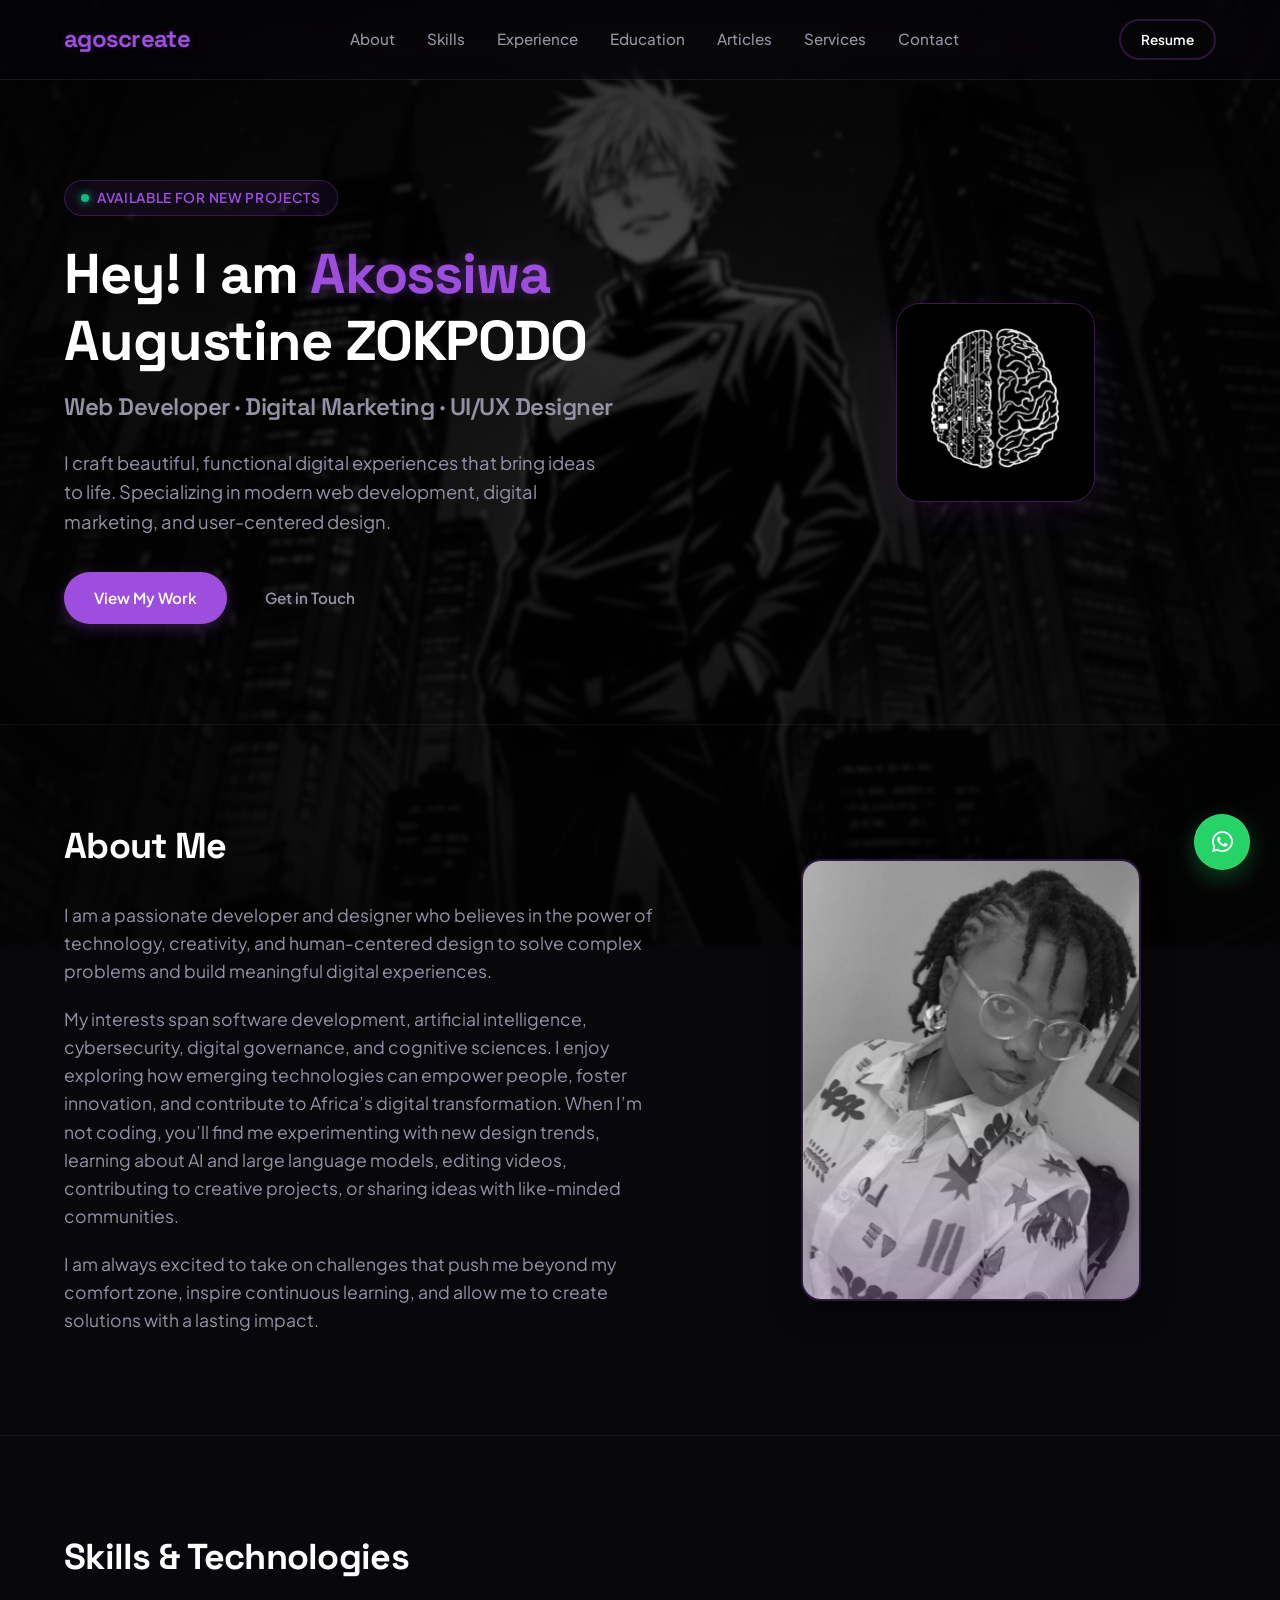
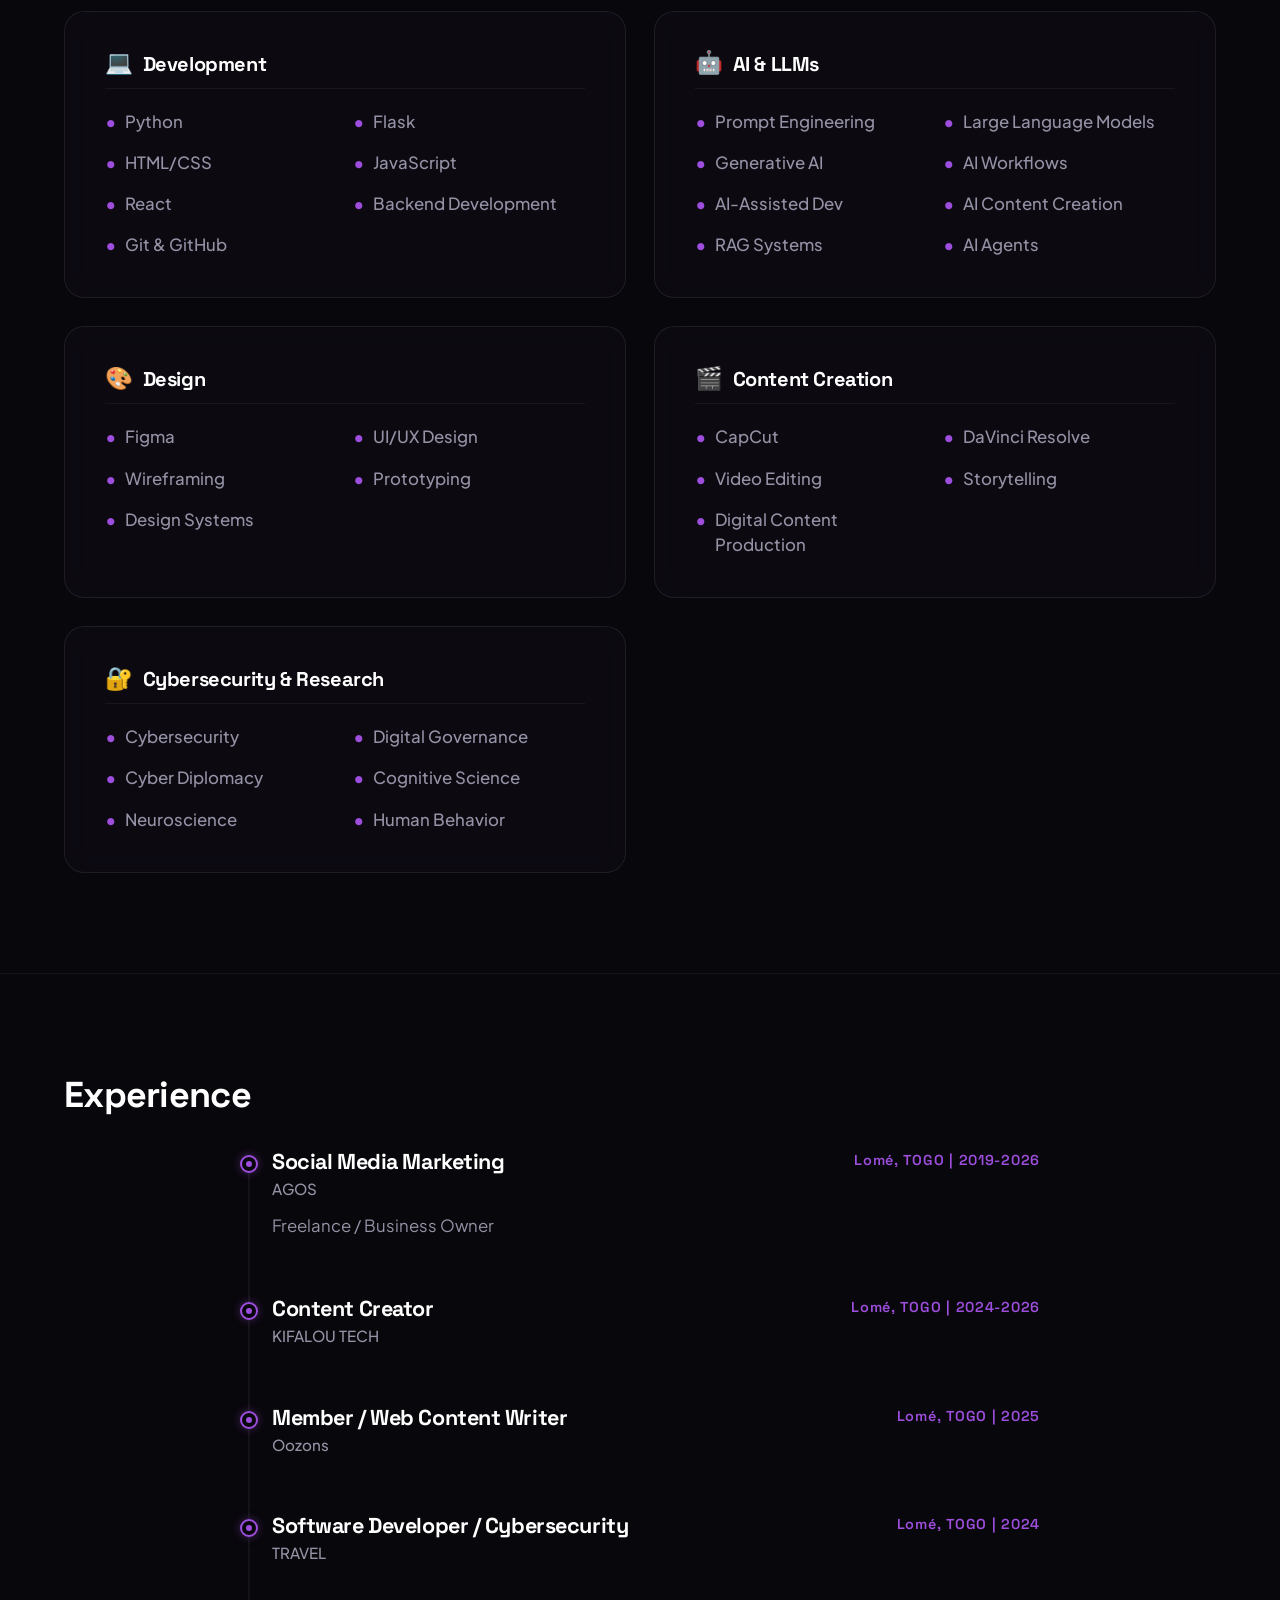
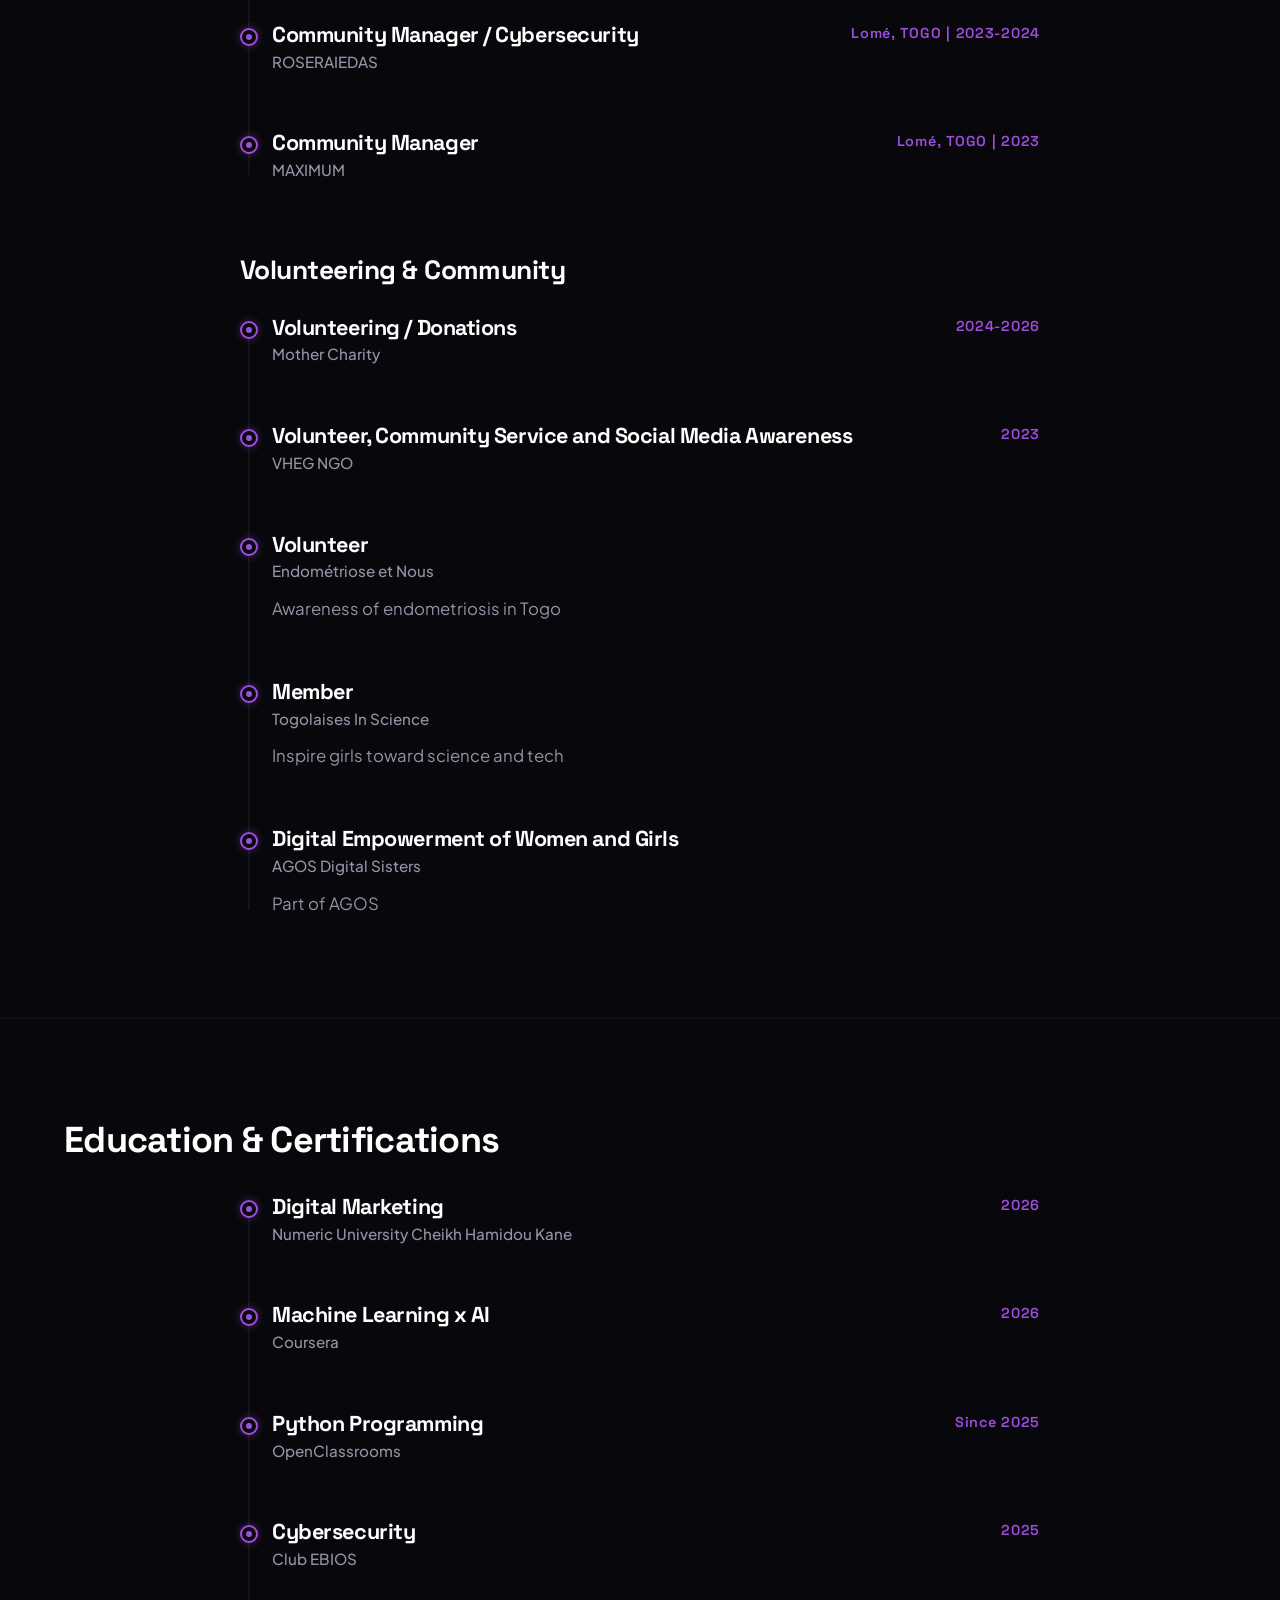
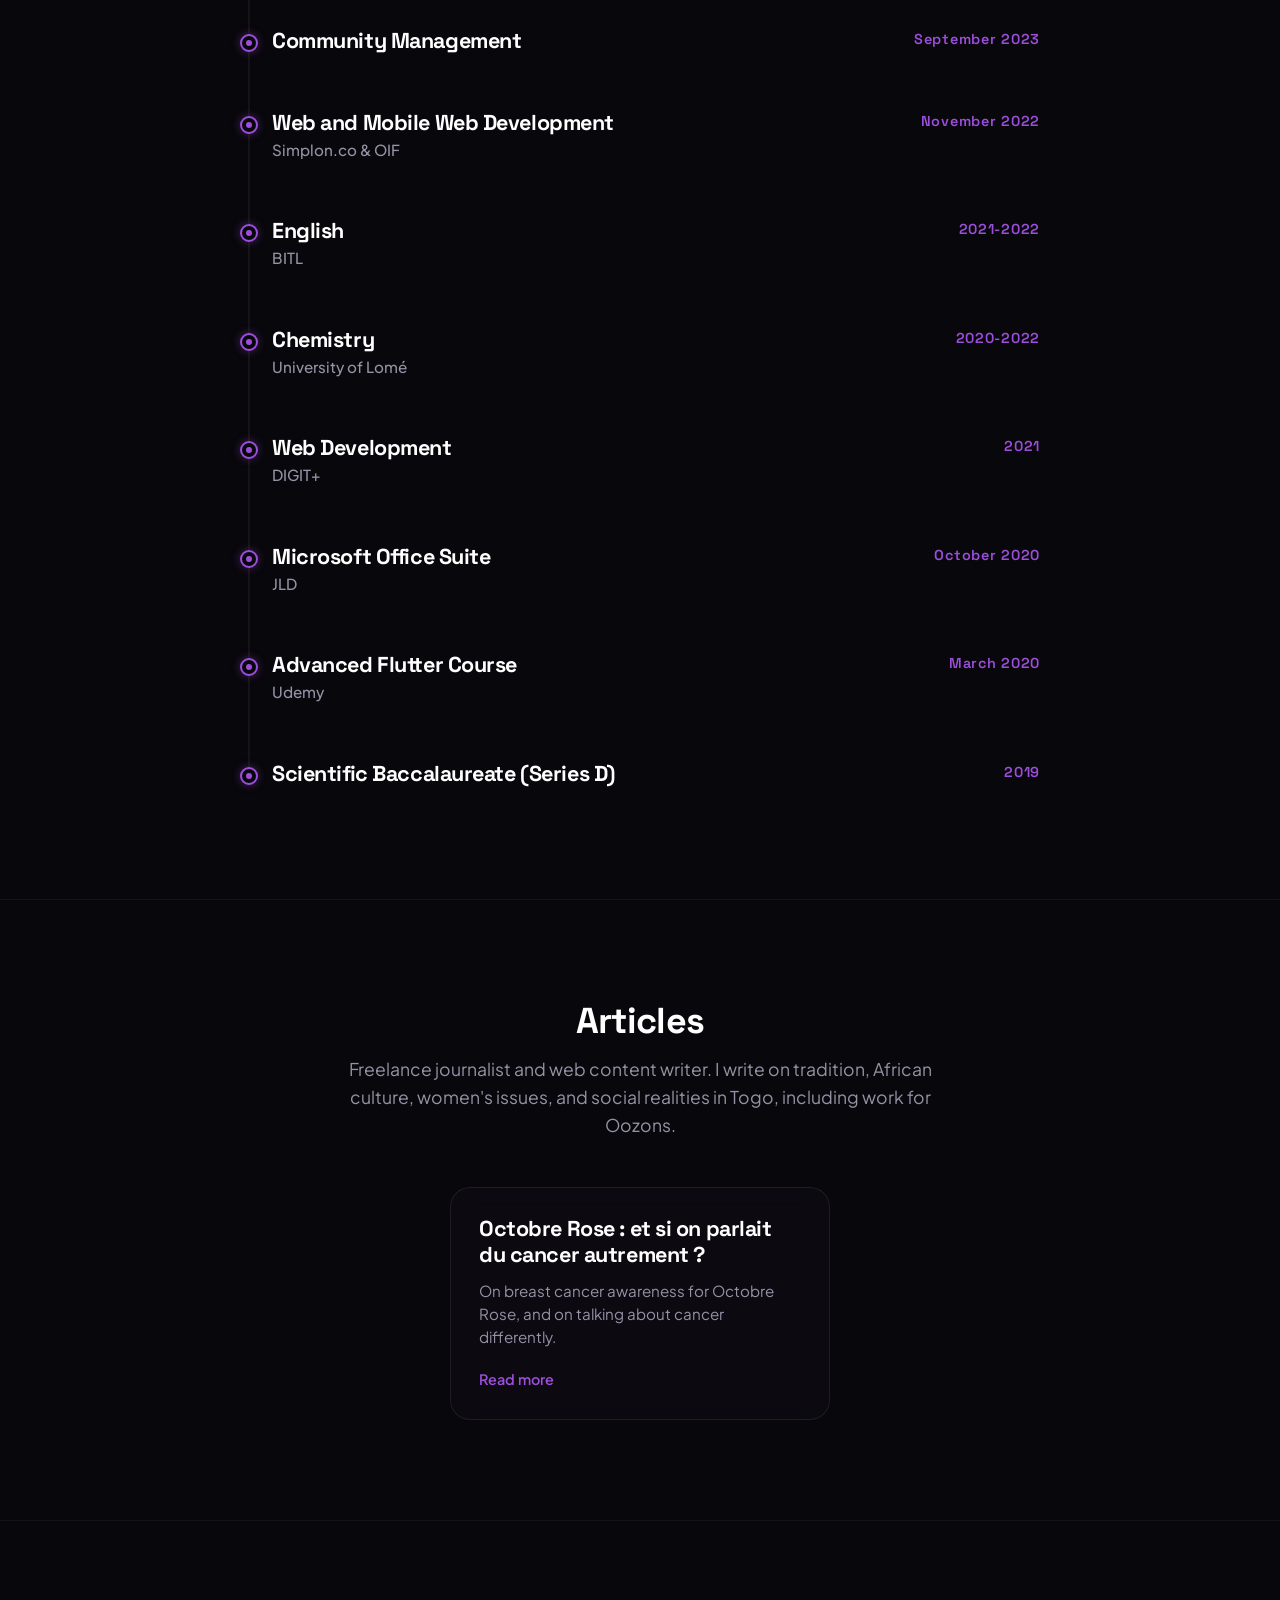
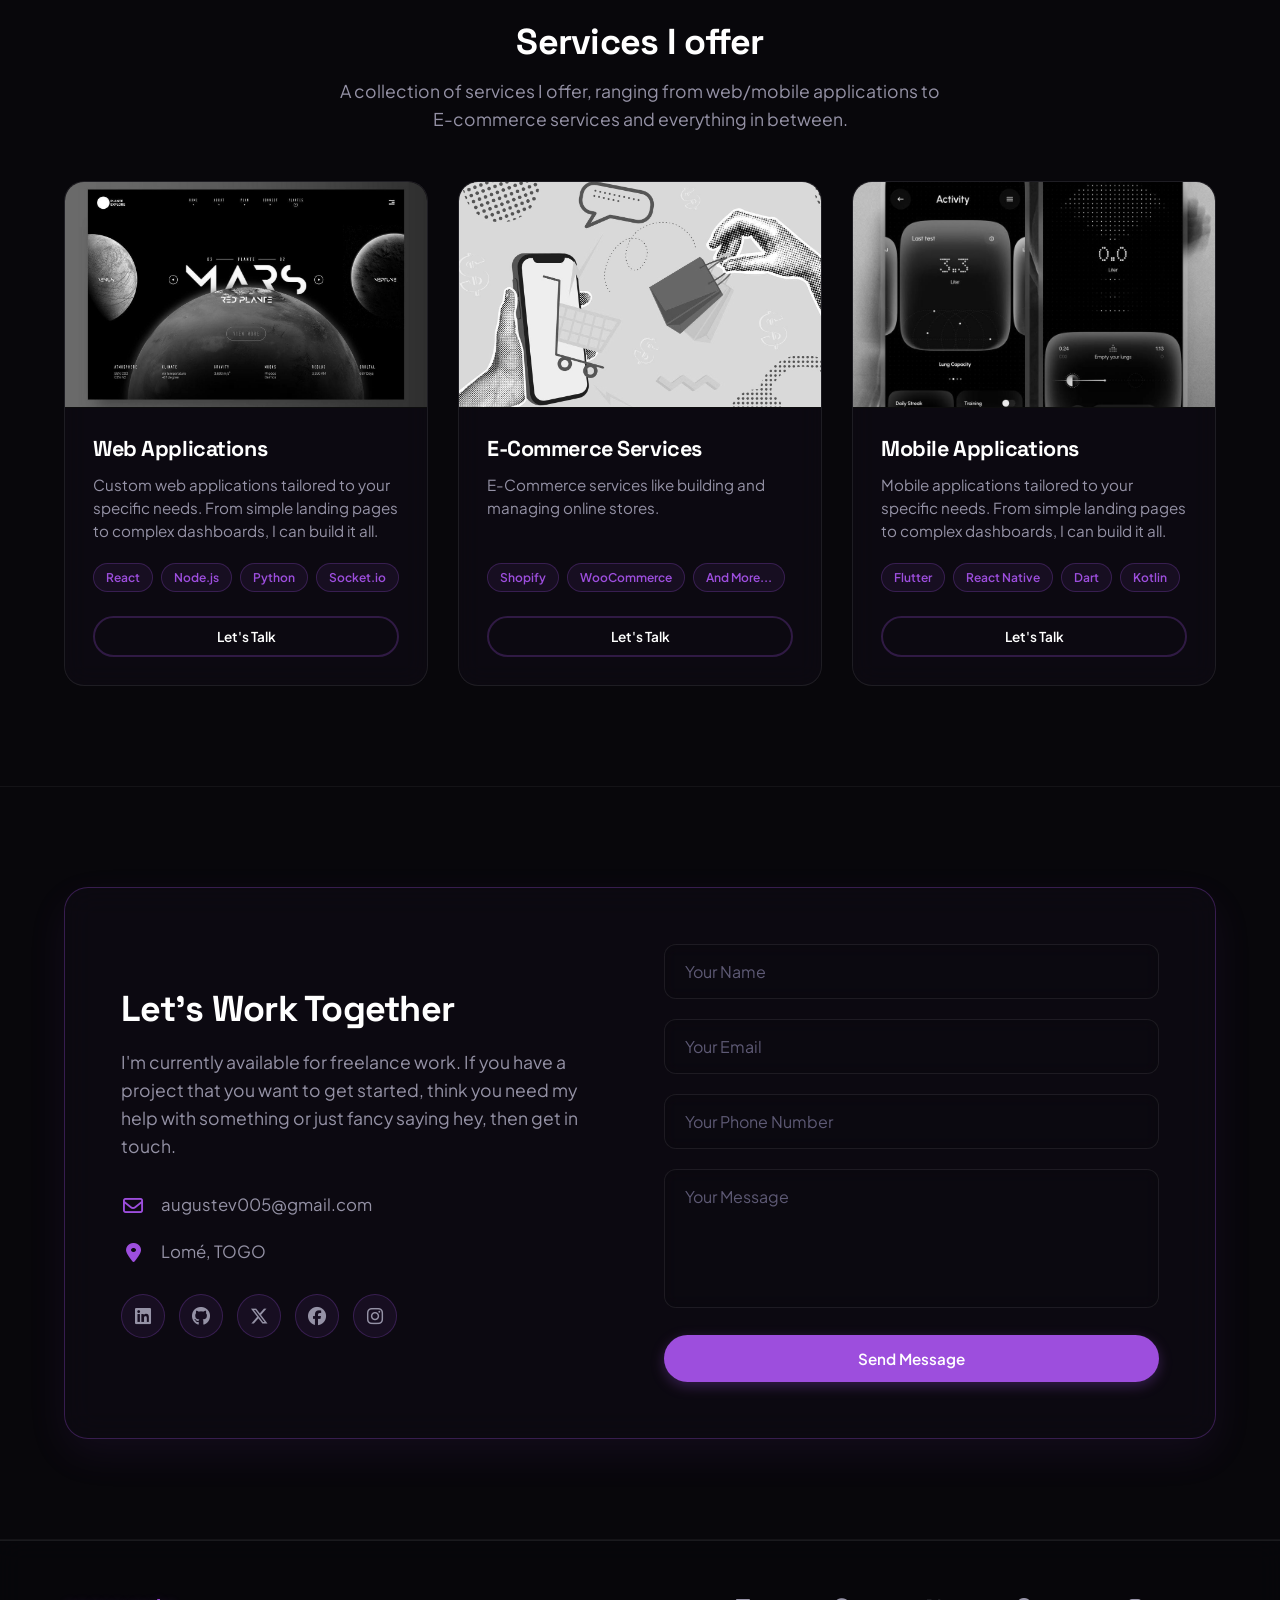
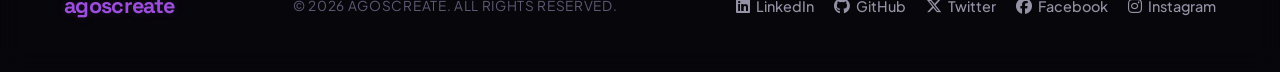
<file: index.html>
<!DOCTYPE html>
<html lang="en">

<head>
    <meta charset="UTF-8">
    <meta name="viewport" content="width=device-width, initial-scale=1.0">
    <title>Akossiwa's Portfolio</title>
    <meta name="description"
        content="Portfolio of Akossiwa Augustine Zokpodo, a web developer, digital marketer, and UI/UX designer based in Lomé, Togo.">
        
    <!-- Open Graph / Social Media Meta Tags -->
    <meta property="og:title" content="Akossiwa's Portfolio">
    <meta property="og:description" content="Portfolio of Akossiwa Augustine Zokpodo, a web developer, digital marketer, and UI/UX designer based in Lomé, Togo.">
    <meta property="og:url" content="https://augustev005.github.io/portfolio/">
    <meta property="og:type" content="website">
    
    <!-- Google Fonts -->
    <link rel="preconnect" href="https://fonts.googleapis.com">
    <link rel="preconnect" href="https://fonts.gstatic.com" crossorigin>
    <link
        href="https://fonts.googleapis.com/css2?family=Plus+Jakarta+Sans:wght@300;400;500;600;700;800&family=Space+Grotesk:wght@400;500;600;700&display=swap"
        rel="stylesheet">
    <!-- FontAwesome Icons for Contacts -->
    <link rel="stylesheet" href="https://cdnjs.cloudflare.com/ajax/libs/font-awesome/6.4.2/css/all.min.css">
    <!-- Custom Stylesheet -->
    <link rel="stylesheet" href="static/css/style.css">
    <!-- Favicon -->
    <link rel="icon" type="image/png" href="static/images/mon_logo_AGOS.png">
</head>

<body>

    <!-- Header / Navigation -->
    <header class="navbar">
        <div class="container nav-container">
            <a href="#" class="logo">agoscreate</a>
            <nav class="nav-menu">
                <a href="#about" class="nav-link">About</a>
                <a href="#skills" class="nav-link">Skills</a>
                <a href="#experience" class="nav-link">Experience</a>
                <a href="#education" class="nav-link">Education</a>
                <a href="#articles" class="nav-link">Articles</a>
                <a href="#services" class="nav-link">Services</a>
                <a href="#contact" class="nav-link">Contact</a>
            </nav>
            <div class="nav-right">
                <a href="#" class="btn btn-outline btn-sm">Resume</a>
            </div>
            <!-- Mobile Menu Toggle -->
            <button class="mobile-toggle" aria-label="Toggle navigation">
                <span></span>
                <span></span>
                <span></span>
            </button>
        </div>
    </header>

    <!-- Main Content -->
    <main>

        <!-- Hero Section -->
        <section class="hero-section">
            <div class="container hero-container">
                <div class="hero-content">
                    <div class="status-badge">
                        <span class="badge-dot"></span>
                        <span class="badge-text">Available for New Projects</span>
                    </div>
                    <h1 class="hero-title">
                        Hey! I am <span class="text-glow-purple">Akossiwa</span> Augustine ZOKPODO
                    </h1>
                    <h2 class="hero-subtitle">Web Developer · Digital Marketing · UI/UX Designer</h2>
                    <p class="hero-desc">
                        I craft beautiful, functional digital experiences that bring ideas to life. Specializing in
                        modern web development, digital marketing, and user-centered design.
                    </p>
                    <div class="hero-actions">
                        <a href="#services" class="btn btn-primary">View My Work</a>
                        <a href="#contact" class="btn btn-text">Get in Touch</a>
                    </div>
                </div>
                <div class="hero-image-wrapper">
                    <div class="mascot-container">
                        <img src="static/images/brain01.jpg" alt="Mascot Logo"
                            class="mascot-img">
                    </div>
                </div>
            </div>
        </section>

        <!-- About Me Section -->
        <section id="about" class="about-section">
            <div class="container about-container">
                <div class="about-content">
                    <h2 class="section-title">About Me</h2>
                    <div class="about-text">
                        <p>
                            I am a passionate developer and designer who believes in the power of technology,
                            creativity, and human-centered design to
                            solve complex problems and build meaningful digital experiences.
                        </p>
                        <p>
                            My interests span software development, artificial intelligence, cybersecurity, digital
                            governance, and cognitive sciences.
                            I enjoy exploring how emerging technologies can empower people, foster innovation, and
                            contribute to Africa’s digital transformation.
                            When I’m not coding, you’ll find me experimenting with new design trends, learning about AI
                            and large language models, editing videos, contributing to creative projects, or sharing ideas with like-minded communities.
                        </p>
                        <p>
                            I am always excited to take on challenges that
                            push me beyond my comfort zone, inspire continuous learning,
                            and allow me to create solutions with a lasting impact.
                        </p>
                    </div>
                </div>
                <div class="about-image-wrapper">
                    <div class="profile-image-container">
                        <img src="static/images/hero.jpg" alt="Akossiwa Avatar"
                            class="profile-img">
                    </div>
                </div>
            </div>
        </section>

        <!-- Skills Section -->
        <section id="skills" class="skills-section">
            <div class="container">
                <h2 class="section-title">Skills &amp; Technologies</h2>
                <div class="skills-grid">

                    <!-- 💻 Development -->
                    <div class="skills-card">
                        <h3 class="skills-category-title">
                            <span class="skills-icon">💻</span> Development
                        </h3>
                        <ul class="skills-list">
                            <li>Python</li>
                            <li>Flask</li>
                            <li>HTML/CSS</li>
                            <li>JavaScript</li>
                            <li>React</li>
                            <li>Backend Development</li>
                            <li>Git &amp; GitHub</li>
                        </ul>
                    </div>

                    <!-- 🤖 AI & LLMs -->
                    <div class="skills-card">
                        <h3 class="skills-category-title">
                            <span class="skills-icon">🤖</span> AI &amp; LLMs
                        </h3>
                        <ul class="skills-list">
                            <li>Prompt Engineering</li>
                            <li>Large Language Models</li>
                            <li>Generative AI</li>
                            <li>AI Workflows</li>
                            <li>AI-Assisted Dev</li>
                            <li>AI Content Creation</li>
                            <li>RAG Systems</li>
                            <li>AI Agents</li>
                        </ul>
                    </div>

                    <!-- 🎨 Design -->
                    <div class="skills-card">
                        <h3 class="skills-category-title">
                            <span class="skills-icon">🎨</span> Design
                        </h3>
                        <ul class="skills-list">
                            <li>Figma</li>
                            <li>UI/UX Design</li>
                            <li>Wireframing</li>
                            <li>Prototyping</li>
                            <li>Design Systems</li>
                        </ul>
                    </div>

                    <!-- 🎬 Content Creation -->
                    <div class="skills-card">
                        <h3 class="skills-category-title">
                            <span class="skills-icon">🎬</span> Content Creation
                        </h3>
                        <ul class="skills-list">
                            <li>CapCut</li>
                            <li>DaVinci Resolve</li>
                            <li>Video Editing</li>
                            <li>Storytelling</li>
                            <li>Digital Content Production</li>
                        </ul>
                    </div>

                    <!-- 🔐 Cybersecurity & Research -->
                    <div class="skills-card">
                        <h3 class="skills-category-title">
                            <span class="skills-icon">🔐</span> Cybersecurity &amp; Research
                        </h3>
                        <ul class="skills-list">
                            <li>Cybersecurity</li>
                            <li>Digital Governance</li>
                            <li>Cyber Diplomacy</li>
                            <li>Cognitive Science</li>
                            <li>Neuroscience</li>
                            <li>Human Behavior</li>
                        </ul>
                    </div>

                </div>
            </div>
        </section>

        <!-- Experience Section -->
        <section id="experience" class="experience-section">
            <div class="container">
                <h2 class="section-title">Experience</h2>
                <div class="timeline">
                    <!-- Timeline Item 1 -->
                    <div class="timeline-item">
                        <div class="timeline-dot">
                            <div class="dot-inner"></div>
                        </div>
                        <div class="timeline-header">
                            <div class="role-company">
                                <h3 class="role-title">Social Media Marketing</h3>
                                <span class="company-name">AGOS</span>
                            </div>
                            <span class="timeline-date">Lomé, TOGO | 2019-2026</span>
                        </div>
                        <p class="timeline-desc">
                            Freelance / Business Owner
                        </p>
                    </div>
                    <!-- Timeline Item 2 -->
                    <div class="timeline-item">
                        <div class="timeline-dot">
                            <div class="dot-inner"></div>
                        </div>
                        <div class="timeline-header">
                            <div class="role-company">
                                <h3 class="role-title">Content Creator</h3>
                                <span class="company-name">KIFALOU TECH</span>
                            </div>
                            <span class="timeline-date">Lomé, TOGO | 2024-2026</span>
                        </div>
                    </div>
                    <!-- Timeline Item 3 -->
                    <div class="timeline-item">
                        <div class="timeline-dot">
                            <div class="dot-inner"></div>
                        </div>
                        <div class="timeline-header">
                            <div class="role-company">
                                <h3 class="role-title">Member / Web Content Writer</h3>
                                <span class="company-name">Oozons</span>
                            </div>
                            <span class="timeline-date">Lomé, TOGO | 2025</span>
                        </div>
                    </div>
                    <!-- Timeline Item 4 -->
                    <div class="timeline-item">
                        <div class="timeline-dot">
                            <div class="dot-inner"></div>
                        </div>
                        <div class="timeline-header">
                            <div class="role-company">
                                <h3 class="role-title">Software Developer / Cybersecurity</h3>
                                <span class="company-name">TRAVEL</span>
                            </div>
                            <span class="timeline-date">Lomé, TOGO | 2024</span>
                        </div>
                    </div>
                    <!-- Timeline Item 3 -->
                    <div class="timeline-item">
                        <div class="timeline-dot">
                            <div class="dot-inner"></div>
                        </div>
                        <div class="timeline-header">
                            <div class="role-company">
                                <h3 class="role-title">Community Manager / Cybersecurity</h3>
                                <span class="company-name">ROSERAIEDAS</span>
                            </div>
                            <span class="timeline-date">Lomé, TOGO | 2023-2024</span>
                        </div>
                    </div>
                    <!-- Timeline Item 4 -->
                    <div class="timeline-item">
                        <div class="timeline-dot">
                            <div class="dot-inner"></div>
                        </div>
                        <div class="timeline-header">
                            <div class="role-company">
                                <h3 class="role-title">Community Manager</h3>
                                <span class="company-name">MAXIMUM</span>
                            </div>
                            <span class="timeline-date">Lomé, TOGO | 2023</span>
                        </div>
                    </div>
                </div>

                <h3 id="community" class="subsection-title">Volunteering &amp; Community</h3>
                <div class="timeline">
                    <div class="timeline-item">
                        <div class="timeline-dot">
                            <div class="dot-inner"></div>
                        </div>
                        <div class="timeline-header">
                            <div class="role-company">
                                <h3 class="role-title">Volunteering / Donations</h3>
                                <span class="company-name">Mother Charity</span>
                            </div>
                            <span class="timeline-date">2024-2026</span>
                        </div>
                    </div>
                    <div class="timeline-item">
                        <div class="timeline-dot">
                            <div class="dot-inner"></div>
                        </div>
                        <div class="timeline-header">
                            <div class="role-company">
                                <h3 class="role-title">Volunteer, Community Service and Social Media Awareness</h3>
                                <span class="company-name">VHEG NGO</span>
                            </div>
                            <span class="timeline-date">2023</span>
                        </div>
                    </div>
                    <div class="timeline-item">
                        <div class="timeline-dot">
                            <div class="dot-inner"></div>
                        </div>
                        <div class="timeline-header">
                            <div class="role-company">
                                <h3 class="role-title">Volunteer</h3>
                                <span class="company-name">Endométriose et Nous</span>
                            </div>
                        </div>
                        <p class="timeline-desc">Awareness of endometriosis in Togo</p>
                    </div>
                    <div class="timeline-item">
                        <div class="timeline-dot">
                            <div class="dot-inner"></div>
                        </div>
                        <div class="timeline-header">
                            <div class="role-company">
                                <h3 class="role-title">Member</h3>
                                <span class="company-name">Togolaises In Science</span>
                            </div>
                        </div>
                        <p class="timeline-desc">Inspire girls toward science and tech</p>
                    </div>
                    <div class="timeline-item">
                        <div class="timeline-dot">
                            <div class="dot-inner"></div>
                        </div>
                        <div class="timeline-header">
                            <div class="role-company">
                                <h3 class="role-title">Digital Empowerment of Women and Girls</h3>
                                <span class="company-name">AGOS Digital Sisters</span>
                            </div>
                        </div>
                        <p class="timeline-desc">Part of AGOS</p>
                    </div>
                </div>
            </div>
        </section>

        <!-- Education & Certifications -->
        <section id="education" class="education-section">
            <div class="container">
                <h2 class="section-title">Education &amp; Certifications</h2>
                <div class="timeline">
                    <div class="timeline-item">
                        <div class="timeline-dot">
                            <div class="dot-inner"></div>
                        </div>
                        <div class="timeline-header">
                            <div class="role-company">
                                <h3 class="role-title">Digital Marketing</h3>
                                <span class="company-name">Numeric University Cheikh Hamidou Kane</span>
                            </div>
                            <span class="timeline-date">2026</span>
                        </div>
                    </div>
                    <div class="timeline-item">
                        <div class="timeline-dot">
                            <div class="dot-inner"></div>
                        </div>
                        <div class="timeline-header">
                            <div class="role-company">
                                <h3 class="role-title">Machine Learning x AI</h3>
                                <span class="company-name">Coursera</span>
                            </div>
                            <span class="timeline-date">2026</span>
                        </div>
                    </div>
                    <div class="timeline-item">
                        <div class="timeline-dot">
                            <div class="dot-inner"></div>
                        </div>
                        <div class="timeline-header">
                            <div class="role-company">
                                <h3 class="role-title">Python Programming</h3>
                                <span class="company-name">OpenClassrooms</span>
                            </div>
                            <span class="timeline-date">Since 2025</span>
                        </div>
                    </div>
                    <div class="timeline-item">
                        <div class="timeline-dot">
                            <div class="dot-inner"></div>
                        </div>
                        <div class="timeline-header">
                            <div class="role-company">
                                <h3 class="role-title">Cybersecurity</h3>
                                <span class="company-name">Club EBIOS</span>
                            </div>
                            <span class="timeline-date">2025</span>
                        </div>
                    </div>
                    <div class="timeline-item">
                        <div class="timeline-dot">
                            <div class="dot-inner"></div>
                        </div>
                        <div class="timeline-header">
                            <div class="role-company">
                                <h3 class="role-title">Community Management</h3>
                            </div>
                            <span class="timeline-date">September 2023</span>
                        </div>
                    </div>
                    <div class="timeline-item">
                        <div class="timeline-dot">
                            <div class="dot-inner"></div>
                        </div>
                        <div class="timeline-header">
                            <div class="role-company">
                                <h3 class="role-title">Web and Mobile Web Development</h3>
                                <span class="company-name">Simplon.co &amp; OIF</span>
                            </div>
                            <span class="timeline-date">November 2022</span>
                        </div>
                    </div>
                    <div class="timeline-item">
                        <div class="timeline-dot">
                            <div class="dot-inner"></div>
                        </div>
                        <div class="timeline-header">
                            <div class="role-company">
                                <h3 class="role-title">English</h3>
                                <span class="company-name">BITL</span>
                            </div>
                            <span class="timeline-date">2021-2022</span>
                        </div>
                    </div>
                    <div class="timeline-item">
                        <div class="timeline-dot">
                            <div class="dot-inner"></div>
                        </div>
                        <div class="timeline-header">
                            <div class="role-company">
                                <h3 class="role-title">Chemistry</h3>
                                <span class="company-name">University of Lomé</span>
                            </div>
                            <span class="timeline-date">2020-2022</span>
                        </div>
                    </div>
                    <div class="timeline-item">
                        <div class="timeline-dot">
                            <div class="dot-inner"></div>
                        </div>
                        <div class="timeline-header">
                            <div class="role-company">
                                <h3 class="role-title">Web Development</h3>
                                <span class="company-name">DIGIT+</span>
                            </div>
                            <span class="timeline-date">2021</span>
                        </div>
                    </div>
                    <div class="timeline-item">
                        <div class="timeline-dot">
                            <div class="dot-inner"></div>
                        </div>
                        <div class="timeline-header">
                            <div class="role-company">
                                <h3 class="role-title">Microsoft Office Suite</h3>
                                <span class="company-name">JLD</span>
                            </div>
                            <span class="timeline-date">October 2020</span>
                        </div>
                    </div>
                    <div class="timeline-item">
                        <div class="timeline-dot">
                            <div class="dot-inner"></div>
                        </div>
                        <div class="timeline-header">
                            <div class="role-company">
                                <h3 class="role-title">Advanced Flutter Course</h3>
                                <span class="company-name">Udemy</span>
                            </div>
                            <span class="timeline-date">March 2020</span>
                        </div>
                    </div>
                    <div class="timeline-item">
                        <div class="timeline-dot">
                            <div class="dot-inner"></div>
                        </div>
                        <div class="timeline-header">
                            <div class="role-company">
                                <h3 class="role-title">Scientific Baccalaureate (Series D)</h3>
                            </div>
                            <span class="timeline-date">2019</span>
                        </div>
                    </div>
                </div>
            </div>
        </section>

        <!-- Articles Section -->
        <section id="articles" class="articles-section">
            <div class="container">
                <div class="projects-intro">
                    <h2 class="section-title center">Articles</h2>
                    <p class="section-subtitle">
                        Freelance journalist and web content writer. I write on tradition, African culture,
                        women's issues, and social realities in Togo, including work for Oozons.
                    </p>
                </div>
                <div class="articles-grid" id="articlesGrid">
                    <article class="article-card">
                        <h3 class="article-title">Octobre Rose : et si on parlait du cancer autrement ?</h3>
                        <p class="article-desc">
                            On breast cancer awareness for Octobre Rose, and on talking about cancer differently.
                        </p>
                        <a class="article-link"
                            href="https://medium.com/@augustev005/octobre-rose-et-si-on-parlait-du-cancer-autrement-674832cc69d1"
                            target="_blank" rel="noopener noreferrer">Read more</a>
                    </article>
                    <!--
                        Add another article by copying the card above.
                        Optional: <time class="article-date" datetime="YYYY-MM">Month Year</time>
                        Optional: the Read more link. Remove either line if you do not have it.
                        The "Articles coming soon" note stays hidden while a card is present.
                    -->
                </div>
                <div class="articles-empty" id="articlesEmpty">
                    <div class="articles-empty-card">
                        <h3>Articles coming soon</h3>
                        <p>
                            Freelance writing on tradition, African culture, women's issues, and social realities in Togo,
                            including pieces for Oozons.
                        </p>
                    </div>
                </div>
            </div>
        </section>

        <!-- Services Section -->
        <section id="services" class="projects-section">
            <div class="container">
                <div class="projects-intro">
                    <h2 class="section-title center">Services I offer</h2>
                    <p class="section-subtitle">
                        A collection of services I offer, ranging from web/mobile applications to E-commerce
                        services and everything in between.
                    </p>
                </div>
                <div class="projects-grid">
                    <!-- Project Card 1 -->
                    <div class="project-card">
                        <div class="project-img-wrapper">
                            <img src="static/images/web.jpg" alt="Chat App Project"
                                class="project-img">
                        </div>
                        <div class="project-info">
                            <h3 class="project-title">Web Applications</h3>
                            <p class="project-desc">
                                Custom web applications tailored to your specific needs. From simple landing pages to complex
                                dashboards, I can build it all.
                            </p>
                            <div class="project-tags">
                                <span class="tag">React</span>
                                <span class="tag">Node.js</span>
                                <span class="tag">Python</span>
                                <span class="tag">Socket.io</span>
                            </div>
                            <a href="#contact" class="btn btn-outline btn-sm btn-full">Let's Talk</a>
                        </div>
                    </div>
                    <!-- Project Card 2 -->
                     <div class="project-card">
                        <div class="project-img-wrapper">
                            <img src="static/images/ecommerce.jpg" alt="E-Commerce Project"
                                class="project-img">
                        </div>
                        <div class="project-info">
                            <h3 class="project-title">E-Commerce Services</h3>
                            <p class="project-desc">
                                E-Commerce services like building and managing online stores.
                            </p>
                            <div class="project-tags">
                                <span class="tag">Shopify</span>
                                <span class="tag">WooCommerce</span>
                                <span class="tag">And More...</span>
                            </div>
                            <a href="#contact" class="btn btn-outline btn-sm btn-full">Let's Talk</a>
                        </div>
                    </div>
                    <!-- Project Card 3 -->
                    <div class="project-card">
                        <div class="project-img-wrapper">
                            <img src="static/images/mobile.jpg"
                                alt="Mobile App Project" class="project-img">
                        </div>
                        <div class="project-info">
                            <h3 class="project-title">Mobile Applications</h3>
                            <p class="project-desc">
                                Mobile applications tailored to your specific needs. From simple landing pages to complex
                                dashboards, I can build it all.
                            </p>
                            <div class="project-tags">
                                <span class="tag">Flutter</span>
                                <span class="tag">React Native</span>
                                <span class="tag">Dart</span>
                                <span class="tag">Kotlin</span>
                            </div>
                            <a href="#contact" class="btn btn-outline btn-sm btn-full">Let's Talk</a>
                        </div>
                    </div>
                </div>
            </div>
        </section>

        <!-- Contact Section -->
        <section id="contact" class="contact-section">
            <div class="container">
                <div class="contact-box">
                    <div class="contact-info">
                        <h2 class="contact-title">Let's Work Together</h2>
                        <p class="contact-desc">
                            I'm currently available for freelance work. If you have a project that you want to get
                            started, think you need my help with something or just fancy saying hey, then get in touch.
                        </p>
                        <div class="contact-details">
                            <div class="contact-item">
                                <i class="fa-regular fa-envelope contact-icon"></i>
                                <span class="contact-text">augustev005@gmail.com</span>
                            </div>
                            <div class="contact-item">
                                <i class="fa-solid fa-location-dot contact-icon"></i>
                                <span class="contact-text">Lomé, TOGO</span>
                            </div>
                        </div>
                        <!-- Social Icons -->
                        <div class="contact-socials">
                            <a href="https://www.linkedin.com/in/akossiwa-agossi-augustine-z-b10b22236" class="contact-social-link" target="_blank"
                                rel="noopener noreferrer" aria-label="LinkedIn">
                                <i class="fa-brands fa-linkedin"></i>
                            </a>
                            <a href="https://github.com/augustev005" class="contact-social-link" target="_blank"
                                rel="noopener noreferrer" aria-label="GitHub">
                                <i class="fa-brands fa-github"></i>
                            </a>
                            <a href="https://x.com/augustusevans8?s=11" class="contact-social-link" target="_blank"
                                rel="noopener noreferrer" aria-label="Twitter / X">
                                <i class="fa-brands fa-x-twitter"></i>
                            </a>
                            <a href="https://www.facebook.com/share/18EdXQv75E/?mibextid=wwXIfr" class="contact-social-link" target="_blank"
                                rel="noopener noreferrer" aria-label="Facebook">
                                <i class="fa-brands fa-facebook"></i>
                            </a>
                            <a href="https://www.instagram.com/akossiwa_agos?igsh=MTBjMGNuYnl3ZnpzaQ%3D%3D&amp;utm_source=qr" class="contact-social-link" target="_blank"
                                rel="noopener noreferrer" aria-label="Instagram">
                                <i class="fa-brands fa-instagram"></i>
                            </a>
                        </div>
                    </div>
                    <div class="contact-form-wrapper">
                        <form id="contactForm" action="send-message" method="POST"
                            class="contact-form">
                            <div class="form-group">
                                <input type="text" id="name" name="name" class="form-control" placeholder="Your Name"
                                    required>
                            </div>
                            <div class="form-group">
                                <input type="email" id="email" name="email" class="form-control"
                                    placeholder="Your Email" required>
                            </div>
                            <div class="form-group">
                                <input type="tel" id="phone" name="phone" class="form-control"
                                    placeholder="Your Phone Number" required>
                            </div>
                            <div class="form-group">
                                <textarea id="message" name="message" class="form-control" placeholder="Your Message"
                                    rows="5" required></textarea>
                            </div>
                            <button type="submit" class="btn btn-primary btn-submit">Send Message</button>
                        </form>
                        <div id="formStatus" class="form-status"></div>
                    </div>
                </div>
            </div>
        </section>

    </main>

    <!-- Footer -->
    <footer class="footer">
        <div class="container footer-container">
            <a href="#" class="logo footer-logo">agoscreate</a>
            <p class="copyright">© 2026 AGOSCREATE. ALL RIGHTS RESERVED.</p>
            <div class="social-links">
                <a href="https://www.linkedin.com/in/akossiwa-agossi-augustine-z-b10b22236" class="social-link" target="_blank" rel="noopener noreferrer"
                    aria-label="LinkedIn">
                    <i class="fa-brands fa-linkedin"></i> LinkedIn
                </a>
                <a href="https://github.com/augustev005" class="social-link" target="_blank" rel="noopener noreferrer"
                    aria-label="GitHub">
                    <i class="fa-brands fa-github"></i> GitHub
                </a>
                <a href="https://x.com/augustusevans8?s=11" class="social-link" target="_blank" rel="noopener noreferrer"
                    aria-label="Twitter / X">
                    <i class="fa-brands fa-x-twitter"></i> Twitter
                </a>
                <a href="https://www.facebook.com/share/18EdXQv75E/?mibextid=wwXIfr" class="social-link" target="_blank" rel="noopener noreferrer"
                    aria-label="Facebook">
                    <i class="fa-brands fa-facebook"></i> Facebook
                </a>
                <a href="https://www.instagram.com/akossiwa_agos?igsh=MTBjMGNuYnl3ZnpzaQ%3D%3D&amp;utm_source=qr" class="social-link" target="_blank" rel="noopener noreferrer"
                    aria-label="Instagram">
                    <i class="fa-brands fa-instagram"></i> Instagram
                </a>
            </div>
        </div>
    </footer>

    <!-- Form Submission AJAX Script -->
    <script>
        document.addEventListener('DOMContentLoaded', () => {
            // Mobile Menu
            const mobileToggle = document.querySelector('.mobile-toggle');
            const navMenu = document.querySelector('.nav-menu');

            mobileToggle.addEventListener('click', () => {
                mobileToggle.classList.toggle('active');
                navMenu.classList.toggle('active');
            });

            const articlesGrid = document.getElementById('articlesGrid');
            const articlesEmpty = document.getElementById('articlesEmpty');
            if (articlesGrid && articlesEmpty) {
                const hasArticles = articlesGrid.querySelector('.article-card');
                articlesEmpty.hidden = Boolean(hasArticles);
                articlesGrid.hidden = !hasArticles;
            }

            // Close mobile menu when link clicked
            const navLinks = document.querySelectorAll('.nav-link');
            navLinks.forEach(link => {
                link.addEventListener('click', () => {
                    mobileToggle.classList.remove('active');
                    navMenu.classList.remove('active');
                });
            });

            // AJAX Form Submit
            const form = document.getElementById('contactForm');
            const statusDiv = document.getElementById('formStatus');

            form.addEventListener('submit', async (e) => {
                e.preventDefault();

                const formData = new FormData(form);
                statusDiv.className = 'form-status';
                statusDiv.textContent = 'Sending message...';
                statusDiv.style.display = 'block';

                try {
                    const response = await fetch(form.action, {
                        method: 'POST',
                        body: formData
                    });

                    const result = await response.json();

                    if (response.ok) {
                        statusDiv.className = 'form-status success';
                        statusDiv.textContent = result.message;
                        form.reset();
                    } else {
                        statusDiv.className = 'form-status error';
                        statusDiv.textContent = result.message || 'Something went wrong. Please try again.';
                    }
                } catch (error) {
                    statusDiv.className = 'form-status error';
                    statusDiv.textContent = 'Network error. Please check your connection and try again.';
                    console.error('Submit error:', error);
                }

                // Hide status after 5 seconds if successful
                if (statusDiv.classList.contains('success')) {
                    setTimeout(() => {
                        statusDiv.style.fadeOut = 'true';
                        setTimeout(() => {
                            statusDiv.style.display = 'none';
                        }, 500);
                    }, 5000);
                }
            });
        });
    </script>
    <!-- Floating Action Buttons -->
    <div class="floating-btn-group">
        <!-- WhatsApp Button -->
        <a href="https://wa.me/22891453651" target="_blank" rel="noopener noreferrer" class="floating-btn whatsapp-btn"
            aria-label="Chat on WhatsApp">
            <i class="fa-brands fa-whatsapp"></i>
            <span class="tooltip">Chat on WhatsApp</span>
        </a>
        <!-- Admin Dashboard Button -->
        <!--
        <a href="admin/index.html" class="floating-btn admin-btn" aria-label="Admin Dashboard">
            <i class="fa-solid fa-user-shield"></i>
            <span class="tooltip">Admin Panel</span>
        </a>
        -->
    </div>

</body>

</html>
</file>
<file: static/css/style.css>
/* Modern Dark-Theme Portfolio Design System */

:root {
    --bg-primary: #08070b;
    --bg-secondary: #120f1a;
    --bg-tertiary: #181524;
    --accent-color: #9d4edd;
    --accent-hover: #b57cff;
    --accent-glow: rgba(157, 78, 221, 0.15);
    --text-primary: #ffffff;
    --text-secondary: #9592a6;
    --text-muted: #5e5a75;
    --border-color: rgba(255, 255, 255, 0.05);
    --purple-border: rgba(157, 78, 221, 0.25);
    --font-sans: 'Plus Jakarta Sans', sans-serif;
    --font-display: 'Space Grotesk', sans-serif;
    --transition-smooth: all 0.3s cubic-bezier(0.4, 0, 0.2, 1);
}

/* Reset & Base Styles */
* {
    margin: 0;
    padding: 0;
    box-sizing: border-box;
}

html {
    scroll-behavior: smooth;
}

body {
    background-color: var(--bg-primary);
    color: var(--text-primary);
    font-family: var(--font-sans);
    line-height: 1.6;
    overflow-x: hidden;
    -webkit-font-smoothing: antialiased;
    position: relative;
    min-height: 100vh;
}

body::before {
    content: '';
    position: fixed;
    top: 0;
    left: 0;
    width: 100%;
    height: 100%;
    z-index: -2;
    background-image: radial-gradient(circle at 50% 35%, rgba(8, 7, 11, 0.05) 0%, rgba(8, 7, 11, 0.55) 40%, rgba(8, 7, 11, 0.92) 75%), url('../images/gojo_city_bg.png');
    background-size: cover;
    background-position: center top;
    background-attachment: fixed;
    background-repeat: no-repeat;
    filter: blur(2px) brightness(0.3);
    transform: scale(1.1); /* Prevent blurred edges from bleeding inward */
}

.container {
    width: 100%;
    max-width: 1200px;
    margin: 0 auto;
    padding: 0 24px;
}

a {
    color: inherit;
    text-decoration: none;
    transition: var(--transition-smooth);
}

img {
    max-width: 100%;
    height: auto;
    display: block;
}

/* Typography */
h1, h2, h3, h4, h5, h6 {
    font-family: var(--font-display);
    font-weight: 700;
    letter-spacing: -0.02em;
    line-height: 1.2;
}

.text-glow-purple {
    color: var(--accent-color);
    text-shadow: 0 0 12px rgba(157, 78, 221, 0.4);
}

/* Buttons */
.btn {
    display: inline-flex;
    align-items: center;
    justify-content: center;
    padding: 12px 28px;
    border-radius: 9999px;
    font-family: var(--font-sans);
    font-weight: 600;
    font-size: 0.95rem;
    cursor: pointer;
    transition: var(--transition-smooth);
    border: 2px solid transparent;
}

.btn-sm {
    padding: 8px 20px;
    font-size: 0.85rem;
}

.btn-primary {
    background-color: var(--accent-color);
    color: var(--text-primary);
    box-shadow: 0 4px 14px rgba(157, 78, 221, 0.3);
}

.btn-primary:hover {
    background-color: var(--accent-hover);
    transform: translateY(-2px);
    box-shadow: 0 6px 20px rgba(157, 78, 221, 0.5);
}

.btn-outline {
    background-color: transparent;
    border-color: var(--purple-border);
    color: var(--text-primary);
}

.btn-outline:hover {
    background-color: var(--accent-color);
    border-color: var(--accent-color);
    box-shadow: 0 0 15px rgba(157, 78, 221, 0.3);
    transform: translateY(-2px);
}

.btn-text {
    background-color: transparent;
    color: var(--text-secondary);
    padding: 12px 20px;
}

.btn-text:hover {
    color: var(--text-primary);
    transform: translateX(3px);
}

.btn-full {
    width: 100%;
    text-align: center;
}

/* Navigation Bar */
.navbar {
    height: 80px;
    display: flex;
    align-items: center;
    position: fixed;
    top: 0;
    left: 0;
    width: 100%;
    z-index: 1000;
    border-bottom: 1px solid rgba(255, 255, 255, 0.08);
    background-color: rgba(8, 7, 11, 0.4);
    backdrop-filter: blur(16px);
    -webkit-backdrop-filter: blur(16px);
}

.nav-container {
    display: flex;
    align-items: center;
    justify-content: space-between;
}

.logo {
    font-family: var(--font-display);
    font-size: 1.5rem;
    font-weight: 700;
    color: var(--accent-color);
    letter-spacing: -0.03em;
    text-shadow: 0 0 10px rgba(157, 78, 221, 0.2);
}

.nav-menu {
    display: flex;
    align-items: center;
    gap: 32px;
}

.nav-link {
    font-size: 0.95rem;
    font-weight: 500;
    color: var(--text-secondary);
}

.nav-link:hover {
    color: var(--text-primary);
}

.mobile-toggle {
    display: none;
    flex-direction: column;
    gap: 6px;
    background: none;
    border: none;
    cursor: pointer;
    z-index: 1001;
}

.mobile-toggle span {
    display: block;
    width: 24px;
    height: 2px;
    background-color: var(--text-primary);
    transition: var(--transition-smooth);
}

/* Sections Common */
section {
    padding: 100px 0;
    border-bottom: 1px solid var(--border-color);
}

.section-title {
    font-size: 2.25rem;
    font-weight: 700;
    margin-bottom: 32px;
    position: relative;
    display: inline-block;
}

.section-title.center {
    text-align: center;
    display: block;
    margin-bottom: 12px;
}

.section-subtitle {
    text-align: center;
    color: var(--text-secondary);
    max-width: 600px;
    margin: 0 auto 48px auto;
    font-size: 1.1rem;
}

/* Hero Section */
.hero-section {
    padding-top: 180px;
    padding-bottom: 100px;
}

.hero-container {
    display: grid;
    grid-template-columns: 1.2fr 0.8fr;
    gap: 48px;
    align-items: center;
}

.status-badge {
    display: inline-flex;
    align-items: center;
    gap: 8px;
    padding: 6px 16px;
    border-radius: 9999px;
    background-color: rgba(157, 78, 221, 0.08);
    border: 1px solid var(--purple-border);
    margin-bottom: 24px;
}

.badge-dot {
    width: 8px;
    height: 8px;
    background-color: #10b981;
    border-radius: 50%;
    box-shadow: 0 0 8px #10b981;
    animation: pulse 2s infinite;
}

.badge-text {
    font-size: 0.85rem;
    font-weight: 600;
    color: var(--accent-color);
    letter-spacing: 0.05em;
    text-transform: uppercase;
}

.hero-title {
    font-size: 3.5rem;
    font-weight: 800;
    margin-bottom: 16px;
}

.hero-subtitle {
    font-size: 1.5rem;
    font-weight: 600;
    color: var(--text-secondary);
    margin-bottom: 24px;
    line-height: 1.4;
    max-width: 38rem;
    text-wrap: balance;
}

.hero-desc {
    font-size: 1.15rem;
    color: var(--text-secondary);
    max-width: 540px;
    margin-bottom: 36px;
}

.hero-actions {
    display: flex;
    align-items: center;
    gap: 16px;
}

.hero-image-wrapper {
    display: flex;
    justify-content: center;
    align-items: center;
}

.mascot-container {
    background: rgba(18, 15, 26, 0.45);
    backdrop-filter: blur(16px);
    -webkit-backdrop-filter: blur(16px);
    border: 1px solid rgba(157, 78, 221, 0.3);
    border-radius: 24px;
    padding: 0;
    overflow: hidden;
    box-shadow: 0 10px 30px rgba(157, 78, 221, 0.1);
    transition: var(--transition-smooth);
    max-width: 320px;
    aspect-ratio: 1;
    display: flex;
    align-items: center;
    justify-content: center;
}

.mascot-container:hover {
    transform: translateY(-5px);
    border-color: var(--accent-color);
    box-shadow: 0 15px 35px rgba(157, 78, 221, 0.2);
}

.mascot-img {
    width: 100%;
    height: 100%;
    object-fit: cover;
    object-position: center;
}

/* About Me Section */
.about-container {
    display: grid;
    grid-template-columns: 1.1fr 0.9fr;
    gap: 64px;
    align-items: center;
}

.about-text p {
    color: var(--text-secondary);
    font-size: 1.1rem;
    margin-bottom: 20px;
}

.about-text p:last-child {
    margin-bottom: 0;
}

.about-image-wrapper {
    display: flex;
    justify-content: center;
}

.profile-image-container {
    position: relative;
    border-radius: 20px;
    overflow: hidden;
    border: 2px solid var(--purple-border);
    box-shadow: 0 10px 30px rgba(0, 0, 0, 0.5);
    transition: var(--transition-smooth);
    max-width: 340px;
}

.profile-image-container::after {
    content: '';
    position: absolute;
    top: 0;
    left: 0;
    width: 100%;
    height: 100%;
    background: linear-gradient(180deg, rgba(157, 78, 221, 0) 60%, rgba(157, 78, 221, 0.15) 100%);
    pointer-events: none;
}

.profile-image-container:hover {
    border-color: var(--accent-color);
    box-shadow: 0 15px 40px rgba(157, 78, 221, 0.25);
    transform: scale(1.02);
}

.profile-img {
    filter: grayscale(100%);
    transition: var(--transition-smooth);
}

.profile-image-container:hover .profile-img {
    filter: grayscale(80%) contrast(1.1);
}

/* Skills Section */
.skills-grid {
    display: grid;
    grid-template-columns: repeat(2, 1fr);
    gap: 28px;
}


.skills-card {
    background: rgba(18, 15, 26, 0.45);
    backdrop-filter: blur(12px);
    -webkit-backdrop-filter: blur(12px);
    border: 1px solid rgba(255, 255, 255, 0.08);
    border-radius: 20px;
    padding: 40px;
    transition: var(--transition-smooth);
}

.skills-card:hover {
    border-color: var(--purple-border);
    transform: translateY(-4px);
    box-shadow: 0 10px 25px rgba(157, 78, 221, 0.05);
}

.skills-category-title {
    font-size: 1.25rem;
    color: var(--text-primary);
    margin-bottom: 20px;
    font-family: var(--font-display);
    border-bottom: 1px solid var(--border-color);
    padding-bottom: 12px;
    display: flex;
    align-items: center;
    gap: 10px;
}

.skills-icon {
    font-size: 1.4rem;
    line-height: 1;
}

.skills-list {
    list-style: none;
    display: grid;
    grid-template-columns: 1fr 1fr;
    gap: 16px;
}

.skills-list li {
    color: var(--text-secondary);
    font-weight: 500;
    font-size: 1.05rem;
    display: flex;
    align-items: flex-start;
    gap: 8px;
    transition: var(--transition-smooth);
    line-height: 1.5;
}

.skills-list li::before {
    content: "•";
    color: var(--accent-color);
    font-size: 1.25rem;
    line-height: 1;
    margin-top: 2px;
}

.skills-list li:hover {
    color: var(--text-primary);
    transform: translateX(4px);
}

/* Experience Section */
.timeline {
    position: relative;
    max-width: 800px;
    margin: 0 auto;
    padding-left: 32px;
}

.timeline::before {
    content: '';
    position: absolute;
    left: 8px;
    top: 8px;
    bottom: 8px;
    width: 2px;
    background-color: var(--border-color);
}

.timeline-item {
    position: relative;
    margin-bottom: 56px;
}

.timeline-item:last-child {
    margin-bottom: 0;
}

.timeline-dot {
    position: absolute;
    left: -32px;
    top: 6px;
    width: 18px;
    height: 18px;
    border-radius: 50%;
    background-color: var(--bg-primary);
    border: 2px solid var(--accent-color);
    display: flex;
    align-items: center;
    justify-content: center;
    box-shadow: 0 0 10px rgba(157, 78, 221, 0.4);
}

.dot-inner {
    width: 6px;
    height: 6px;
    background-color: var(--accent-color);
    border-radius: 50%;
}

.timeline-header {
    display: flex;
    justify-content: space-between;
    align-items: flex-start;
    margin-bottom: 12px;
    flex-wrap: wrap;
    gap: 8px;
}

.role-company {
    min-width: 0;
    flex: 1;
}

.role-title {
    font-size: 1.35rem;
    font-weight: 700;
    color: var(--text-primary);
}

.company-name {
    font-size: 0.95rem;
    color: var(--text-secondary);
    font-weight: 500;
    margin-top: 2px;
    display: inline-block;
}

.timeline-date {
    font-family: var(--font-display);
    font-size: 0.9rem;
    font-weight: 600;
    color: var(--accent-color);
    letter-spacing: 0.05em;
    white-space: nowrap;
}

.timeline-desc {
    color: var(--text-secondary);
    font-size: 1.05rem;
    line-height: 1.6;
}

.subsection-title {
    font-family: var(--font-display);
    font-size: 1.65rem;
    font-weight: 700;
    margin: 72px auto 28px;
    max-width: 800px;
    letter-spacing: -0.02em;
}

/* Articles */
#articles {
    scroll-margin-top: 96px;
}

.articles-grid {
    display: flex;
    flex-wrap: wrap;
    justify-content: center;
    gap: 30px;
}

.articles-grid[hidden],
.articles-empty[hidden] {
    display: none;
}

.article-card {
    background: rgba(18, 15, 26, 0.45);
    backdrop-filter: blur(12px);
    -webkit-backdrop-filter: blur(12px);
    border: 1px solid rgba(255, 255, 255, 0.08);
    border-radius: 20px;
    padding: 28px;
    display: flex;
    flex-direction: column;
    gap: 12px;
    width: min(100%, 380px);
    flex: 0 1 380px;
    min-height: 100%;
    transition: var(--transition-smooth);
}

.article-card:hover {
    border-color: var(--purple-border);
    transform: translateY(-6px);
    box-shadow: 0 15px 35px rgba(157, 78, 221, 0.1);
}

.article-date {
    font-family: var(--font-display);
    font-size: 0.85rem;
    font-weight: 600;
    color: var(--accent-color);
    letter-spacing: 0.04em;
}

.article-title {
    font-size: 1.35rem;
    font-weight: 700;
}

.article-desc {
    color: var(--text-secondary);
    font-size: 0.95rem;
    line-height: 1.5;
    flex-grow: 1;
}

.article-link {
    align-self: flex-start;
    margin-top: 8px;
    font-size: 0.9rem;
    font-weight: 600;
    color: var(--accent-color);
}

.article-link:hover {
    color: var(--accent-hover);
}

.articles-empty {
    max-width: 640px;
    margin: 0 auto;
}

.articles-empty-card {
    background: rgba(18, 15, 26, 0.45);
    backdrop-filter: blur(12px);
    -webkit-backdrop-filter: blur(12px);
    border: 1px dashed rgba(157, 78, 221, 0.35);
    border-radius: 20px;
    padding: 40px 32px;
    text-align: center;
}

.articles-empty-card h3 {
    font-size: 1.35rem;
    margin-bottom: 12px;
}

.articles-empty-card p {
    color: var(--text-secondary);
    font-size: 1.05rem;
}

/* Projects Section */
.projects-grid {
    display: grid;
    grid-template-columns: repeat(3, 1fr);
    gap: 30px;
}

.project-card {
    background: rgba(18, 15, 26, 0.45);
    backdrop-filter: blur(12px);
    -webkit-backdrop-filter: blur(12px);
    border: 1px solid rgba(255, 255, 255, 0.08);
    border-radius: 20px;
    overflow: hidden;
    display: flex;
    flex-direction: column;
    height: 100%;
    transition: var(--transition-smooth);
}

.project-card:hover {
    border-color: var(--purple-border);
    transform: translateY(-6px);
    box-shadow: 0 15px 35px rgba(157, 78, 221, 0.1);
}

.project-img-wrapper {
    width: 100%;
    aspect-ratio: 1.6;
    overflow: hidden;
    background-color: #000;
    border-bottom: 1px solid var(--border-color);
}

.project-img {
    width: 100%;
    height: 100%;
    object-fit: cover;
    filter: grayscale(100%);
    transition: var(--transition-smooth);
}

.project-card:hover .project-img {
    filter: grayscale(50%) contrast(1.1);
    transform: scale(1.05);
}

.project-info {
    padding: 28px;
    display: flex;
    flex-direction: column;
    flex-grow: 1;
}

.project-title {
    font-size: 1.35rem;
    font-weight: 700;
    margin-bottom: 12px;
}

.project-desc {
    color: var(--text-secondary);
    font-size: 0.95rem;
    margin-bottom: 20px;
    line-height: 1.5;
    flex-grow: 1;
}

.project-tags {
    display: flex;
    flex-wrap: wrap;
    gap: 8px;
    margin-bottom: 24px;
}

.tag {
    font-size: 0.75rem;
    font-weight: 600;
    color: var(--accent-color);
    background-color: rgba(157, 78, 221, 0.08);
    border: 1px solid var(--purple-border);
    padding: 4px 12px;
    border-radius: 9999px;
}

/* Contact Section */
.contact-box {
    background: rgba(18, 15, 26, 0.45);
    backdrop-filter: blur(16px);
    -webkit-backdrop-filter: blur(16px);
    border: 1px solid rgba(157, 78, 221, 0.3);
    border-radius: 24px;
    padding: 56px;
    display: grid;
    grid-template-columns: 1fr 1fr;
    gap: 48px;
    align-items: center;
    box-shadow: 0 15px 40px rgba(157, 78, 221, 0.08);
}

.contact-title {
    font-size: 2.25rem;
    margin-bottom: 16px;
}

.contact-desc {
    color: var(--text-secondary);
    font-size: 1.1rem;
    margin-bottom: 32px;
}

.contact-details {
    display: flex;
    flex-direction: column;
    gap: 20px;
}

.contact-item {
    display: flex;
    align-items: center;
    gap: 16px;
}

.contact-icon {
    font-size: 1.25rem;
    color: var(--accent-color);
    width: 24px;
    text-align: center;
}

.contact-text {
    font-size: 1.05rem;
    color: var(--text-secondary);
}

.contact-form {
    display: flex;
    flex-direction: column;
    gap: 20px;
}

.form-group {
    position: relative;
}

.form-control {
    width: 100%;
    background-color: rgba(8, 7, 11, 0.3);
    backdrop-filter: blur(8px);
    -webkit-backdrop-filter: blur(8px);
    border: 1px solid rgba(255, 255, 255, 0.08);
    border-radius: 12px;
    padding: 16px 20px;
    color: var(--text-primary);
    font-family: var(--font-sans);
    font-size: 1rem;
    transition: var(--transition-smooth);
}

.form-control:focus {
    outline: none;
    border-color: var(--accent-color);
    box-shadow: 0 0 10px rgba(157, 78, 221, 0.15);
}

.form-control::placeholder {
    color: var(--text-muted);
}

textarea.form-control {
    resize: none;
}

.form-status {
    display: none;
    margin-top: 16px;
    padding: 12px 16px;
    border-radius: 10px;
    font-size: 0.95rem;
    font-weight: 500;
}

.form-status.success {
    background-color: rgba(16, 185, 129, 0.1);
    border: 1px solid rgba(16, 185, 129, 0.2);
    color: #10b981;
}

.form-status.error {
    background-color: rgba(239, 68, 68, 0.1);
    border: 1px solid rgba(239, 68, 68, 0.2);
    color: #ef4444;
}

/* Footer */
.footer {
    padding: 48px 0;
    background-color: rgba(8, 7, 11, 0.6);
    backdrop-filter: blur(12px);
    -webkit-backdrop-filter: blur(12px);
    border-top: 1px solid rgba(255, 255, 255, 0.08);
}

.footer-container {
    display: flex;
    justify-content: space-between;
    align-items: center;
    flex-wrap: wrap;
    gap: 24px;
}

.footer-logo {
    font-size: 1.35rem;
}

.copyright {
    color: var(--text-muted);
    font-size: 0.85rem;
    letter-spacing: 0.05em;
}

.social-links {
    display: flex;
    gap: 20px;
    align-items: center;
}

.social-link {
    font-size: 0.9rem;
    color: var(--text-secondary);
    font-weight: 500;
    display: flex;
    align-items: center;
    gap: 6px;
    transition: var(--transition-smooth);
    text-decoration: none;
}

.social-link i {
    font-size: 1rem;
}

.social-link:hover {
    color: var(--accent-color);
    transform: translateY(-2px);
}

/* Contact section social icons */
.contact-socials {
    display: flex;
    gap: 14px;
    margin-top: 28px;
}

.contact-social-link {
    width: 44px;
    height: 44px;
    border-radius: 50%;
    border: 1px solid var(--purple-border);
    background: rgba(157, 78, 221, 0.08);
    display: flex;
    align-items: center;
    justify-content: center;
    color: var(--text-secondary);
    font-size: 1.15rem;
    text-decoration: none;
    transition: var(--transition-smooth);
}

.contact-social-link:hover {
    background: rgba(157, 78, 221, 0.2);
    border-color: var(--accent-color);
    color: var(--accent-color);
    transform: translateY(-3px);
    box-shadow: 0 6px 20px rgba(157, 78, 221, 0.25);
}

/* Keyframe Animations */
@keyframes pulse {
    0% {
        transform: scale(0.95);
        box-shadow: 0 0 0 0 rgba(16, 185, 129, 0.7);
    }
    70% {
        transform: scale(1);
        box-shadow: 0 0 0 6px rgba(16, 185, 129, 0);
    }
    100% {
        transform: scale(0.95);
        box-shadow: 0 0 0 0 rgba(16, 185, 129, 0);
    }
}

/* Responsive Design */
@media (max-width: 1024px) {
    .projects-grid {
        grid-template-columns: repeat(2, 1fr);
    }
}

@media (max-width: 768px) {
    section {
        padding: 60px 0;
    }

    .hero-section {
        padding-top: 120px;
        padding-bottom: 60px;
    }

    .hero-container {
        grid-template-columns: 1fr;
        gap: 32px;
        text-align: center;
    }

    .hero-desc {
        margin: 0 auto 32px auto;
    }

    .hero-actions {
        justify-content: center;
    }

    .hero-subtitle {
        margin-left: auto;
        margin-right: auto;
    }

    .about-container {
        grid-template-columns: 1fr;
        gap: 40px;
    }

    .about-image-wrapper {
        order: -1;
    }

    .skills-grid {
        grid-template-columns: 1fr;
    }

    .skills-card:nth-child(1),
    .skills-card:nth-child(2),
    .skills-card:nth-child(3),
    .skills-card:nth-child(4),
    .skills-card:nth-child(5) {
        grid-column: span 1;
    }

    .projects-grid {
        grid-template-columns: 1fr;
        max-width: 450px;
        margin: 0 auto;
    }

    .contact-box {
        grid-template-columns: 1fr;
        padding: 32px;
        gap: 32px;
    }

    .footer-container {
        flex-direction: column;
        text-align: center;
    }

    .social-links {
        width: 100%;
        min-width: 0;
        flex-wrap: wrap;
        justify-content: center;
        row-gap: 12px;
    }
}

/* Collapse the nav before the extra Education link meets the Resume button */
@media (max-width: 960px) {
    .mobile-toggle {
        display: flex;
    }

    .nav-menu {
        position: fixed;
        top: 80px;
        left: -100%;
        width: 100%;
        height: calc(100vh - 80px);
        background-color: rgba(8, 7, 11, 0.95);
        backdrop-filter: blur(16px);
        -webkit-backdrop-filter: blur(16px);
        flex-direction: column;
        padding: 40px 24px;
        align-items: flex-start;
        gap: 24px;
        transition: var(--transition-smooth);
        border-top: 1px solid var(--border-color);
        z-index: 999;
    }

    .nav-menu.active {
        left: 0;
    }

    .mobile-toggle.active span:nth-child(1) {
        transform: translateY(8px) rotate(45deg);
    }

    .mobile-toggle.active span:nth-child(2) {
        opacity: 0;
    }

    .mobile-toggle.active span:nth-child(3) {
        transform: translateY(-8px) rotate(-45deg);
    }
}

/* Floating Action Buttons */
.floating-btn-group {
    position: fixed;
    bottom: 30px;
    right: 30px;
    display: flex;
    flex-direction: column;
    gap: 12px;
    z-index: 2000;
}

.floating-btn {
    width: 56px;
    height: 56px;
    border-radius: 50%;
    display: flex;
    align-items: center;
    justify-content: center;
    color: #ffffff;
    font-size: 1.5rem;
    box-shadow: 0 8px 24px rgba(0, 0, 0, 0.4);
    transition: var(--transition-smooth);
    position: relative;
    cursor: pointer;
    border: 1px solid rgba(255, 255, 255, 0.1);
    text-decoration: none;
}

.whatsapp-btn {
    background-color: #25d366;
    box-shadow: 0 8px 24px rgba(37, 211, 102, 0.3);
}

.whatsapp-btn:hover {
    background-color: #20ba5a;
    transform: scale(1.1) translateY(-3px);
    box-shadow: 0 12px 30px rgba(37, 211, 102, 0.5);
}

.admin-btn {
    background-color: var(--accent-color);
    box-shadow: 0 8px 24px rgba(157, 78, 221, 0.3);
}

.admin-btn:hover {
    background-color: var(--accent-hover);
    transform: scale(1.1) translateY(-3px);
    box-shadow: 0 12px 30px rgba(157, 78, 221, 0.5);
}

/* Tooltips */
.floating-btn .tooltip {
    position: absolute;
    right: 70px;
    background-color: var(--bg-tertiary);
    color: var(--text-primary);
    padding: 8px 14px;
    border-radius: 8px;
    font-size: 0.85rem;
    font-weight: 600;
    white-space: nowrap;
    opacity: 0;
    visibility: hidden;
    transition: var(--transition-smooth);
    border: 1px solid var(--purple-border);
    box-shadow: 0 4px 15px rgba(0, 0, 0, 0.3);
}

.floating-btn:hover .tooltip {
    opacity: 1;
    visibility: visible;
    transform: translateX(-5px);
}

/* Admin Styles */
.admin-login-body {
    background-color: var(--bg-primary);
    min-height: 100vh;
    display: flex;
    align-items: center;
    justify-content: center;
    padding: 24px;
}

.login-wrapper {
    width: 100%;
    max-width: 420px;
    display: flex;
    flex-direction: column;
    gap: 20px;
}

.back-home {
    color: var(--text-secondary);
    font-size: 0.95rem;
    font-weight: 500;
    align-self: flex-start;
    display: flex;
    align-items: center;
    gap: 8px;
    transition: var(--transition-smooth);
}

.back-home:hover {
    color: var(--text-primary);
    transform: translateX(-3px);
}

.login-card {
    background: rgba(18, 15, 26, 0.45);
    backdrop-filter: blur(20px);
    -webkit-backdrop-filter: blur(20px);
    border: 1px solid rgba(157, 78, 221, 0.25);
    border-radius: 24px;
    padding: 40px;
    box-shadow: 0 15px 40px rgba(0, 0, 0, 0.4);
}

.login-header {
    text-align: center;
    margin-bottom: 32px;
}

.lock-icon-wrapper {
    width: 64px;
    height: 64px;
    border-radius: 50%;
    background-color: rgba(157, 78, 221, 0.1);
    border: 1px solid var(--purple-border);
    display: flex;
    align-items: center;
    justify-content: center;
    color: var(--accent-color);
    font-size: 1.75rem;
    margin: 0 auto 16px auto;
    box-shadow: 0 0 15px rgba(157, 78, 221, 0.2);
}

.login-header h2 {
    font-size: 1.75rem;
    margin-bottom: 8px;
    color: var(--text-primary);
}

.login-header p {
    color: var(--text-secondary);
    font-size: 0.95rem;
}

.login-form {
    display: flex;
    flex-direction: column;
    gap: 20px;
}

.input-icon-wrapper {
    position: relative;
}

.input-icon-inner {
    position: absolute;
    left: 18px;
    top: 50%;
    transform: translateY(-50%);
    color: var(--text-muted);
    font-size: 1.1rem;
}

.form-control.padded-icon {
    padding-left: 50px;
}

.login-error-msg {
    background-color: rgba(239, 68, 68, 0.1);
    border: 1px solid rgba(239, 68, 68, 0.2);
    color: #ef4444;
    padding: 12px 16px;
    border-radius: 12px;
    font-size: 0.9rem;
    font-weight: 500;
    display: flex;
    align-items: center;
    gap: 8px;
}

/* Dashboard styles */
.admin-dashboard-body {
    background-color: var(--bg-primary);
    min-height: 100vh;
    padding-top: 100px; /* space for fixed header */
    padding-bottom: 60px;
}

.dashboard-header {
    height: 80px;
    display: flex;
    align-items: center;
    position: fixed;
    top: 0;
    left: 0;
    width: 100%;
    z-index: 1000;
    border-bottom: 1px solid rgba(255, 255, 255, 0.08);
    background-color: rgba(8, 7, 11, 0.6);
    backdrop-filter: blur(16px);
    -webkit-backdrop-filter: blur(16px);
}

.dashboard-header-container {
    display: flex;
    align-items: center;
    justify-content: space-between;
}

.dashboard-brand {
    display: flex;
    align-items: center;
    gap: 12px;
}

.dashboard-brand .badge {
    background-color: rgba(157, 78, 221, 0.1);
    border: 1px solid var(--purple-border);
    color: var(--accent-color);
    padding: 4px 12px;
    border-radius: 9999px;
    font-size: 0.8rem;
    font-weight: 600;
    text-transform: uppercase;
    letter-spacing: 0.05em;
}

.dashboard-main {
    padding: 40px 0;
}

.dashboard-overview {
    display: flex;
    justify-content: space-between;
    align-items: center;
    margin-bottom: 40px;
    flex-wrap: wrap;
    gap: 24px;
    border-bottom: 1px solid var(--border-color);
    padding-bottom: 24px;
}

.overview-title-section h1 {
    font-size: 2.25rem;
    margin-bottom: 8px;
}

.overview-title-section p {
    color: var(--text-secondary);
    font-size: 1.05rem;
}

.stat-card {
    background: rgba(18, 15, 26, 0.45);
    backdrop-filter: blur(12px);
    -webkit-backdrop-filter: blur(12px);
    border: 1px solid rgba(157, 78, 221, 0.2);
    padding: 20px 32px;
    border-radius: 16px;
    display: flex;
    flex-direction: column;
    gap: 4px;
    min-width: 180px;
    box-shadow: 0 8px 24px rgba(0, 0, 0, 0.2);
}

.stat-label {
    color: var(--text-secondary);
    font-size: 0.9rem;
    font-weight: 500;
}

.stat-value {
    font-size: 2.25rem;
    font-weight: 700;
    color: var(--accent-color);
    font-family: var(--font-display);
}

.messages-grid-layout {
    display: grid;
    grid-template-columns: 1fr;
    gap: 24px;
}

.msg-card {
    background: rgba(18, 15, 26, 0.35);
    backdrop-filter: blur(12px);
    -webkit-backdrop-filter: blur(12px);
    border: 1px solid rgba(255, 255, 255, 0.06);
    border-radius: 20px;
    padding: 32px;
    transition: var(--transition-smooth);
    box-shadow: 0 8px 24px rgba(0, 0, 0, 0.15);
}

.msg-card:hover {
    border-color: rgba(157, 78, 221, 0.2);
    box-shadow: 0 12px 30px rgba(157, 78, 221, 0.05);
}

.msg-card-header {
    display: flex;
    justify-content: space-between;
    align-items: flex-start;
    border-bottom: 1px solid var(--border-color);
    padding-bottom: 16px;
    margin-bottom: 20px;
}

.sender-info h3 {
    font-size: 1.35rem;
    margin-bottom: 4px;
    color: var(--text-primary);
}

.msg-date {
    font-size: 0.85rem;
    color: var(--text-muted);
    display: flex;
    align-items: center;
    gap: 6px;
}

.btn-delete-msg {
    background: none;
    border: none;
    color: var(--text-muted);
    font-size: 1.25rem;
    cursor: pointer;
    padding: 6px;
    border-radius: 8px;
    transition: var(--transition-smooth);
}

.btn-delete-msg:hover {
    color: #ef4444;
    background-color: rgba(239, 68, 68, 0.08);
}

.msg-card-body {
    display: flex;
    flex-direction: column;
    gap: 20px;
    margin-bottom: 24px;
}

.contact-methods {
    display: flex;
    gap: 24px;
    flex-wrap: wrap;
}

.contact-method-item {
    display: flex;
    align-items: center;
    gap: 10px;
    color: var(--text-secondary);
    font-size: 0.95rem;
}

.contact-method-item i {
    color: var(--accent-color);
}

.contact-method-item a {
    color: var(--text-secondary);
    transition: var(--transition-smooth);
}

.contact-method-item a:hover {
    color: var(--text-primary);
    text-decoration: underline;
}

.msg-content-box {
    background-color: rgba(8, 7, 11, 0.2);
    border: 1px solid rgba(255, 255, 255, 0.03);
    padding: 16px 20px;
    border-radius: 12px;
}

.msg-content-box h4 {
    font-size: 0.85rem;
    color: var(--text-muted);
    text-transform: uppercase;
    letter-spacing: 0.05em;
    margin-bottom: 8px;
}

.msg-content-box p {
    color: var(--text-primary);
    font-size: 1.05rem;
    line-height: 1.5;
    word-break: break-word;
}

.msg-card-footer {
    display: flex;
    gap: 12px;
    justify-content: flex-end;
}

.empty-state {
    text-align: center;
    padding: 80px 24px;
    background: rgba(18, 15, 26, 0.25);
    border: 1px dashed rgba(255, 255, 255, 0.08);
    border-radius: 24px;
    max-width: 600px;
    margin: 40px auto 0 auto;
}

.empty-icon-wrapper {
    font-size: 3rem;
    color: var(--text-muted);
    margin-bottom: 20px;
}

.empty-state h3 {
    font-size: 1.5rem;
    margin-bottom: 8px;
}

.empty-state p {
    color: var(--text-secondary);
    margin-bottom: 24px;
    font-size: 0.95rem;
}

@media (max-width: 768px) {
    .dashboard-overview {
        flex-direction: column;
        align-items: flex-start;
    }
    
    .stat-card {
        width: 100%;
    }
    
    .contact-methods {
        flex-direction: column;
        gap: 12px;
    }
    
    .msg-card-footer {
        flex-direction: column;
    }
    
    .msg-card-footer .btn {
        width: 100%;
    }
}
</file>
